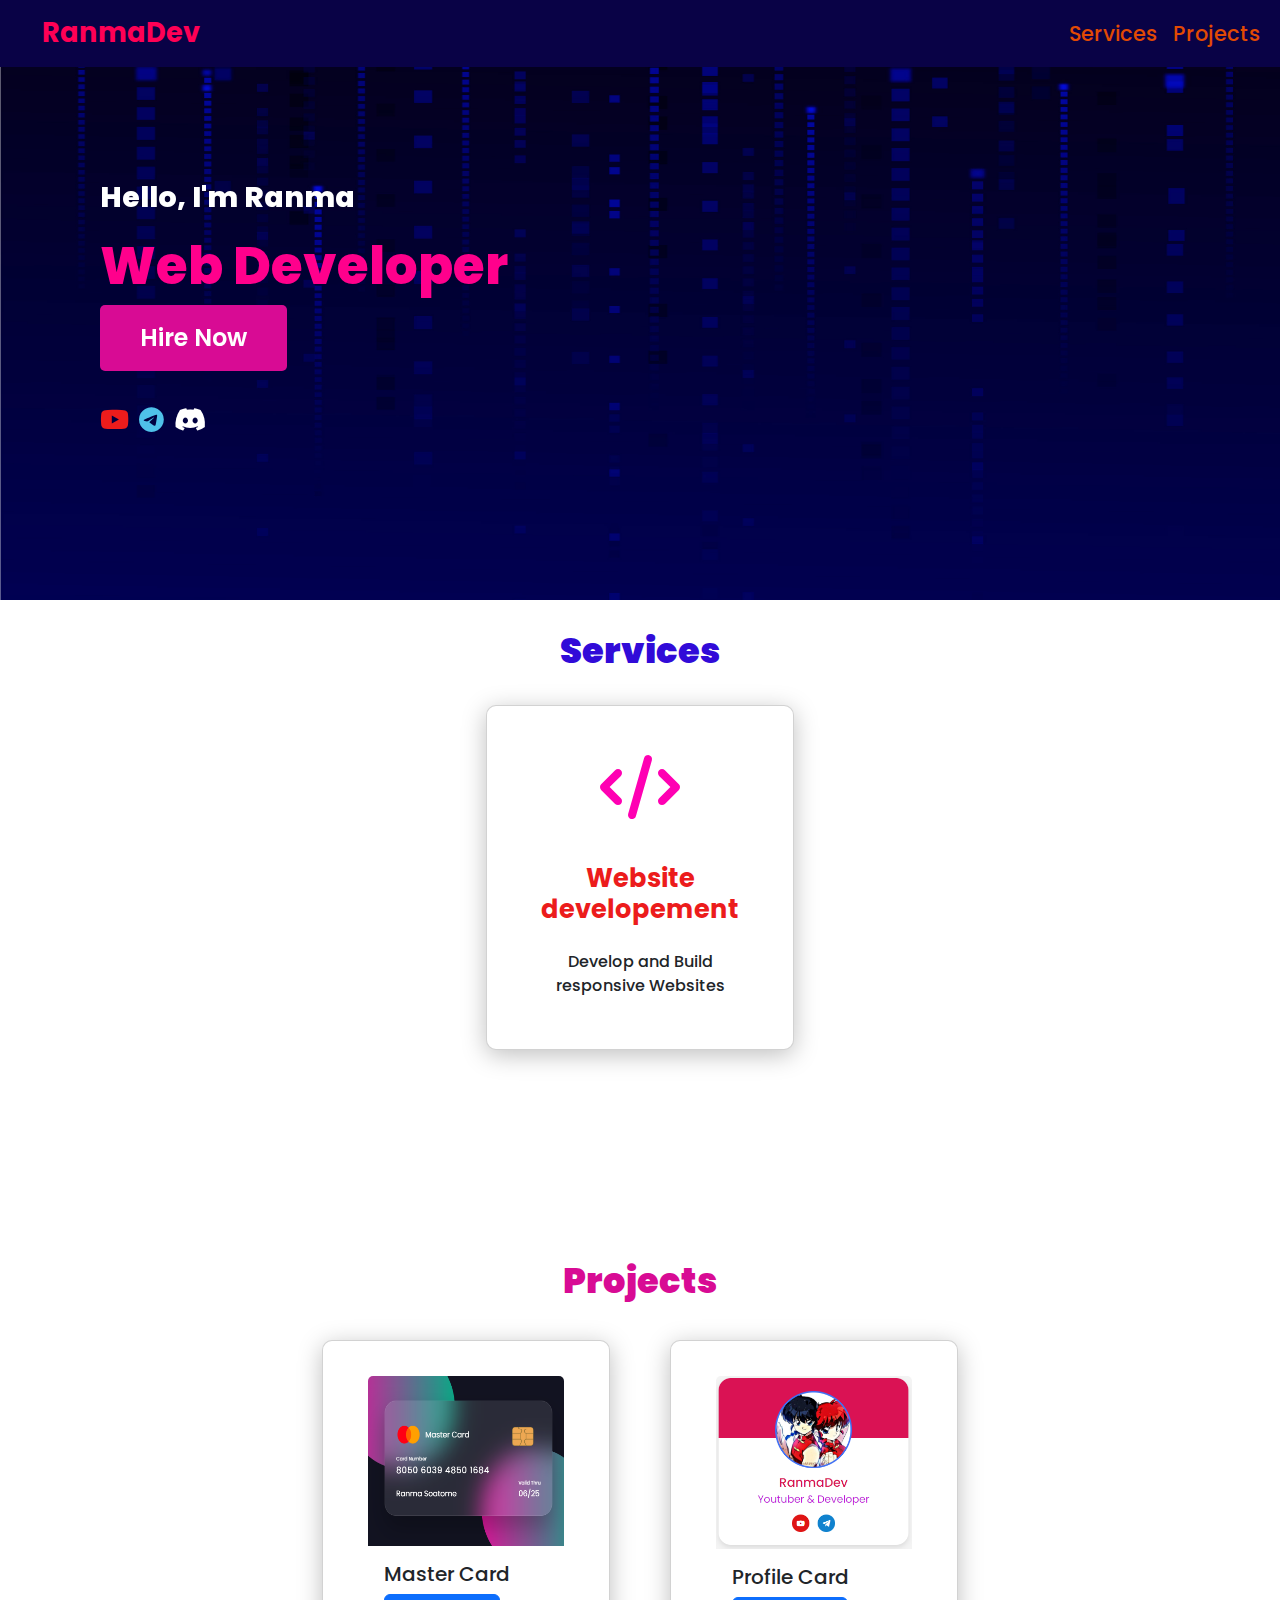
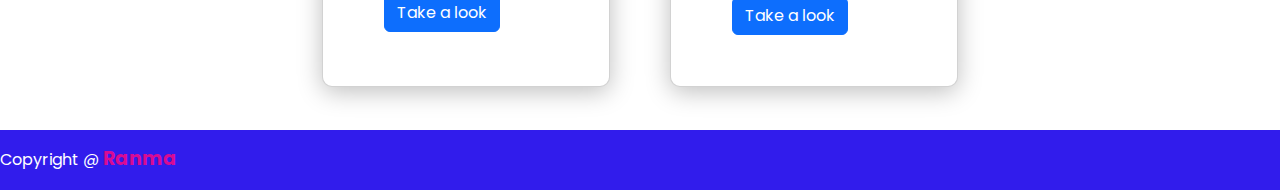
<file: index.html>
<!DOCTYPE html>
<html lang="en">
<head>
    <meta charset="UTF-8">
    <meta name="viewport" content="width=device-width, initial-scale=1.0">
    <link href="https://cdn.jsdelivr.net/npm/bootstrap@5.3.3/dist/css/bootstrap.min.css" rel="stylesheet">
    <link rel="stylesheet" href="style.css">
    <link rel="stylesheet" href="https://cdnjs.cloudflare.com/ajax/libs/font-awesome/6.5.0/css/all.min.css"/>
    <link rel="preconnect" href="https://fonts.googleapis.com">
    <title>RanmaDev</title>
</head>
<body>
  <header>
  <nav class="navbar navbar-expand-lg bg-body-tertiary" style="width: 100%; background-color: rgb(9, 2, 70) !important;">
    <div class="container-fluid">
      <a class="navbar-brand" href="#">RanmaDev</a>
      <button class="navbar-toggler" type="button" data-bs-toggle="collapse" data-bs-target="#navbarSupportedContent" aria-controls="navbarSupportedContent" aria-expanded="false" aria-label="Toggle navigation">
        <span class="navbar-toggler-icon"></span>
      </button>
      <div class="collapse navbar-collapse" id="navbarSupportedContent">
        <ul class="navbar-nav ms-auto mb-2 mb-lg-0">
          <li class="nav-item">
            <a class="nav-link" href="#Services">Services</a>
          </li>
          <li class="nav-item">
            <a class="nav-link" href="#Projects">Projects</a>
          </li>
        </ul>
      </div>
    </div>
  </nav>
  </header>

  <section>
  <div id="carouselExampleCaptions" class="carousel slide">
    <div class="carousel-inner">
      <div class="carousel-item active">
        <img src="assets/6372463_3200146.jpg" class="d-block w-100" alt="...">
        <div class="text">
          <h2>Hello, I'm Ranma <br> <span>Web Developer</span></h2> 
          <a href="https://www.fiverr.com/mohamedmario5" target="_blank" style="text-decoration: none;"><button class="hire-now">Hire Now</button></a> 
          <div class="social-icons">
          <a href="https://www.youtube.com/@RanSoa" target="_blank"><i class="fa-brands fa-youtube" id="fa-youtube"></i></a>
          <a href="https://t.me/+MTWYy86DVAM1OTY0" target="_blank"><i class="fa-brands fa-telegram" id="fa-telegram"></i></a>
          <a href="https://discord.gg/GqdgppF7au" target="_blank"><i class="fa-brands fa-discord" id="fa-discord"></i></a>
          </div>
        </div>
      </div>
    </div>
  </div>
  </section>
  
  <section class="Cards" id="Services">   
    <h2 class="title">Services</h2>
    <div class="content">
        <div class="card">
        <div class="icon">
          <i class="fa-solid fa-code"></i>
        </div>
        <div class="details">
            <h3>Website developement</h3>
            <p>Develop and Build responsive Websites</p>
        </div>
    </div>
    </div>
</section>

<section class="Projects" id="Projects">
<h2 class="projects">Projects</h2>
<div class="content2">
  <div class="card" style="width: 18rem; margin: 30px; margin-top: 30px;">
    <img src="assets/master-card.png" class="card-img-top" alt="..." height="170px">
    <div class="card-body">
      <h5 class="card-title">Master Card</h5>
      <a href="My Works/flipper-card/card.html" class="btn btn-primary" target="_blank">Take a look</a>
    </div>
  </div>

  <div class="card" style="width: 18rem; margin: 30px; margin-top: 30px;">
    <img src="assets/profile-card.png" class="card-img-top" alt="...">
    <div class="card-body">
      <h5 class="card-title">Profile Card</h5>
      <a href="My Works/profile-card/index.html" class="btn btn-primary" target="_blank">Take a look</a>
    </div>
  </div>
</div>
</section>

<footer>
  <p class="Copyright">Copyright @ <span class="RanDev">Ranma</span></p>
</footer>







    <script src="https://cdn.jsdelivr.net/npm/bootstrap@5.3.3/dist/js/bootstrap.bundle.min.js"></script>
</body>
</html>
</file>
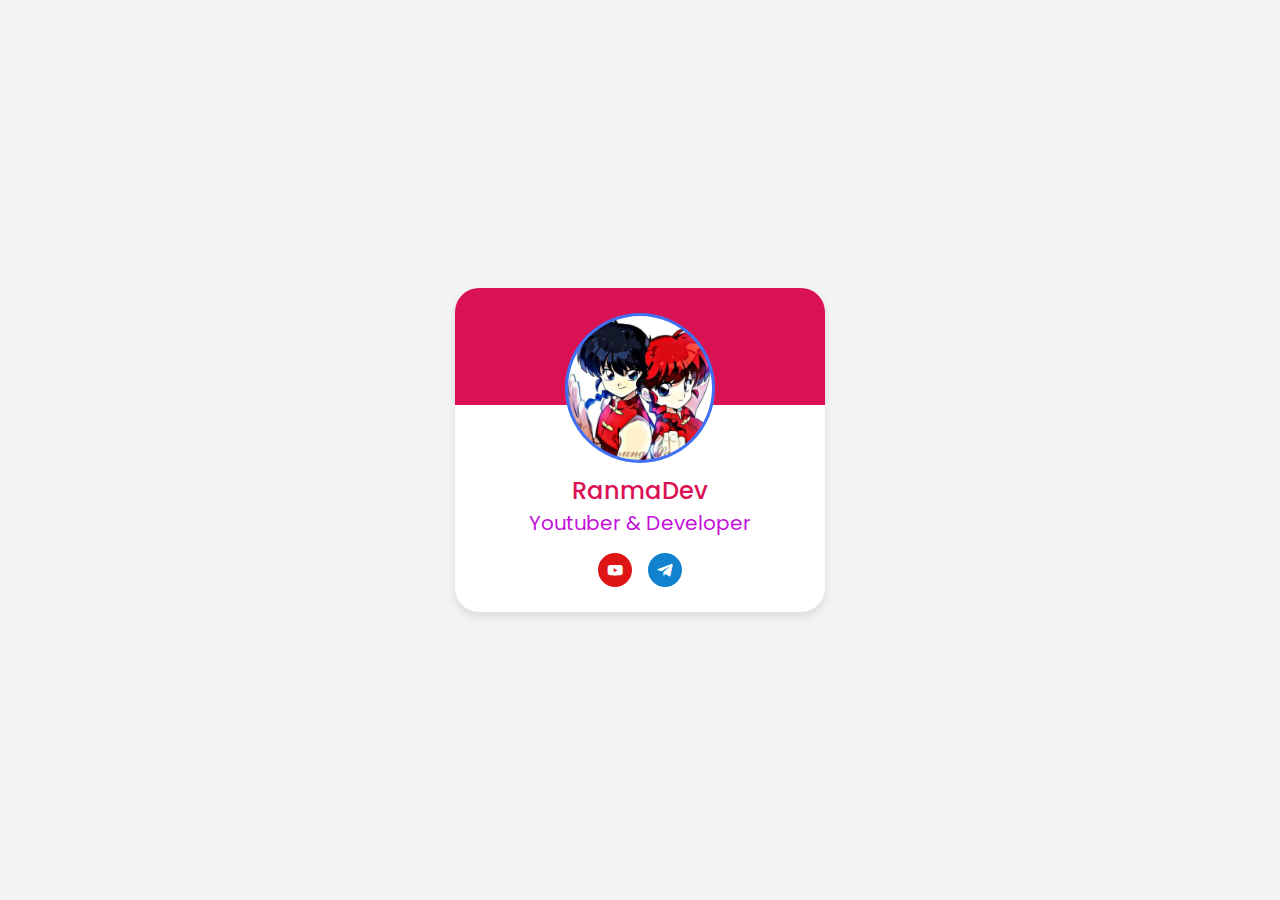
<file: My Works/profile-card/index.html>
<!DOCTYPE html>
<html lang="en">
<head>
    <meta charset="UTF-8">
    <meta name="viewport" content="width=device-width, initial-scale=1.0">
    <link rel="stylesheet" href="style.css">
    <link href='https://unpkg.com/boxicons@2.1.4/css/boxicons.min.css' rel='stylesheet'>
    <title>Ranma profile card</title>
</head>
<body>
    <div class="profile-card">
        <div class="image">
            <img src="Ranma.jpg" alt="" class="profile-img">
        </div>

        <div class="text-data">
            <span class="name">RanmaDev</span>
            <span class="job">Youtuber & Developer</span>
        </div>

        <div class="media-buttons">
            <a href="https://www.youtube.com/channel/UCNpFAdDZVUaNUZ7Ha38_Bng" style="background: #df1515;" class="link" target="_blank">
                <i class='bx bxl-youtube'></i>
            </a>
            <a href="https://t.me/+MTWYy86DVAM1OTY0" style="background: #1082ce;" class="link" target="_blank">
                <i class='bx bxl-telegram'></i>
            </a>
        </div>
    </div>
</body>
</html>
</file>
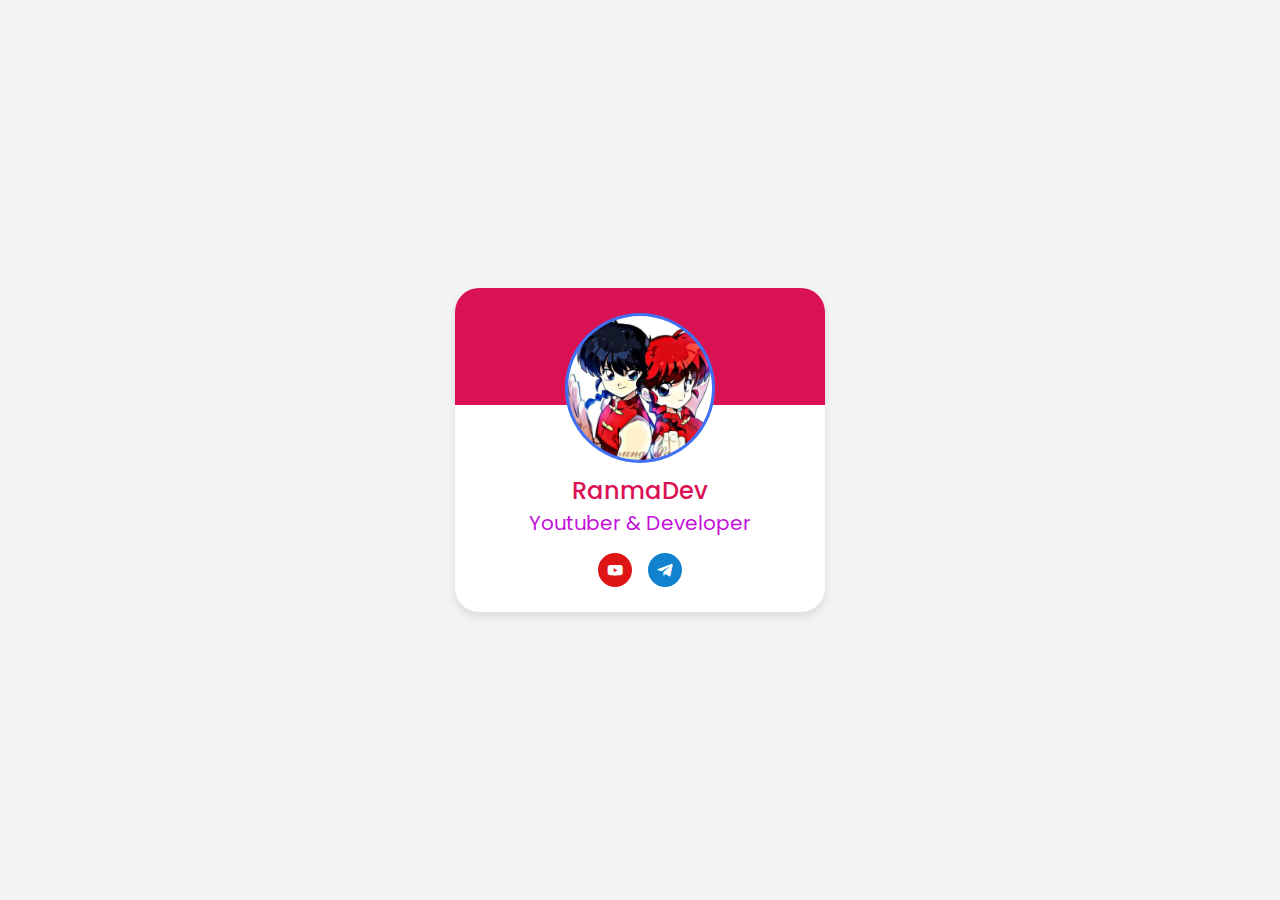
<file: Projects/profile card/index.html>
<!DOCTYPE html>
<html lang="en">
<head>
    <meta charset="UTF-8">
    <meta name="viewport" content="width=device-width, initial-scale=1.0">
    <link rel="stylesheet" href="style.css">
    <link href='https://unpkg.com/boxicons@2.1.4/css/boxicons.min.css' rel='stylesheet'>
    <title>Ranma profile card</title>
</head>
<body>
    <div class="profile-card">
        <div class="image">
            <img src="Ranma.jpg" alt="" class="profile-img">
        </div>

        <div class="text-data">
            <span class="name">RanmaDev</span>
            <span class="job">Youtuber & Developer</span>
        </div>

        <div class="media-buttons">
            <a href="https://www.youtube.com/channel/UCNpFAdDZVUaNUZ7Ha38_Bng" style="background: #df1515;" class="link" target="_blank">
                <i class='bx bxl-youtube'></i>
            </a>
            <a href="https://t.me/+MTWYy86DVAM1OTY0" style="background: #1082ce;" class="link" target="_blank">
                <i class='bx bxl-telegram'></i>
            </a>
        </div>
    </div>
</body>
</html>
</file>
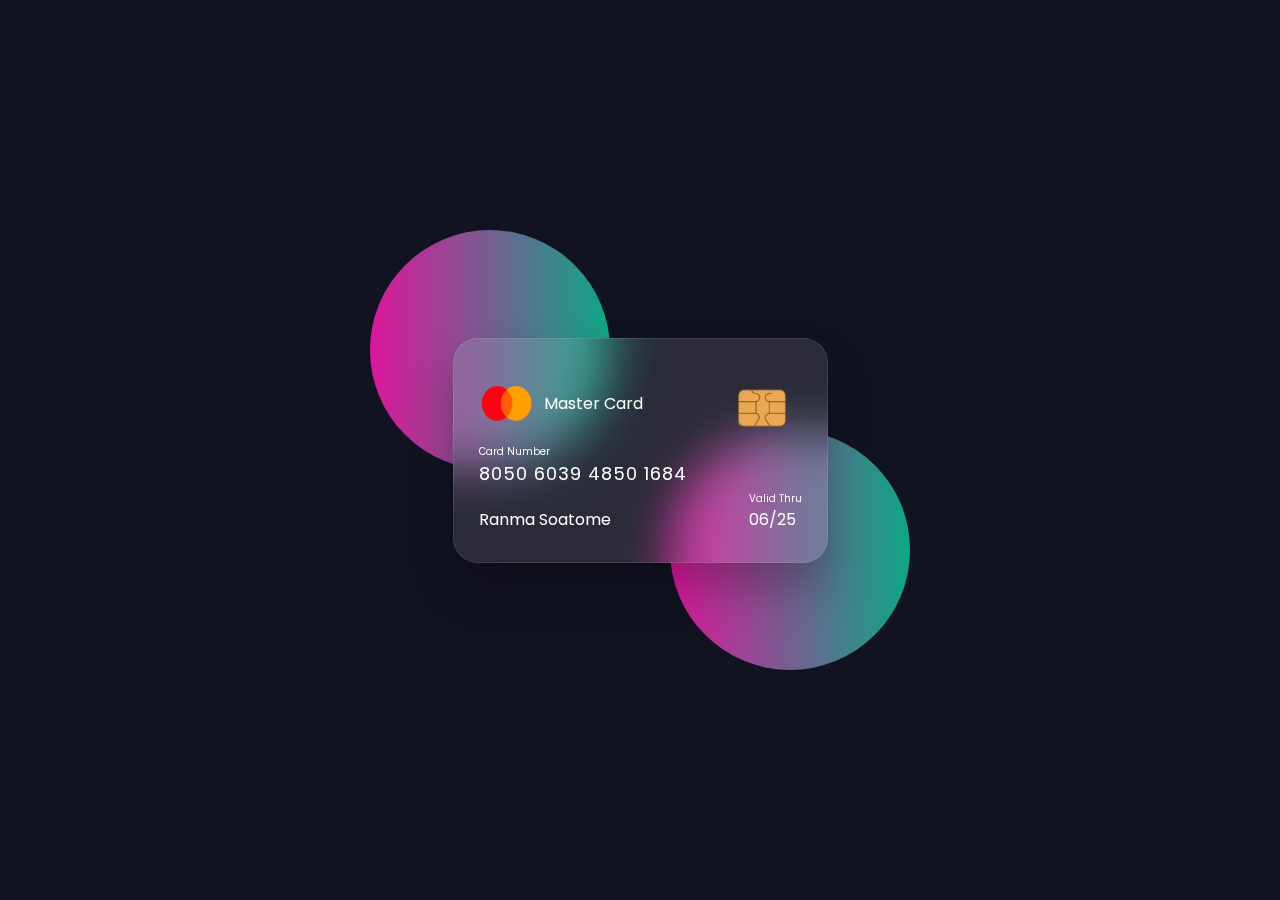
<file: My Works/flipper-card/card.html>
<!DOCTYPE html>
<html lang="en">
<head>
    <meta charset="UTF-8">
    <meta name="viewport" content="width=device-width, initial-scale=1.0">
    <link rel="stylesheet" href="style.css">
    <link href='https://unpkg.com/boxicons@2.1.4/css/boxicons.min.css' rel='stylesheet'>
    <title>master card</title>
</head>
<body>

<section>
    <div class="container">
        <div class="card front-face">
            <header>
                <span class="logo">
                    <img src="logo.png" alt="">
                    <h5>Master Card</h5>
                </span>
                <img src="chip.png" alt="" class="chip">
            </header>

            <div class="card-details">
                <div class="name-number">
                    <h6>Card Number</h6>
                    <h5 class="number"> 8050 6039 4850 1684</h5>
                    <h5 class="name">Ranma Soatome</h5>
                </div>

                <div class="valid-date">
                    <h6>Valid Thru</h6>
                    <h5>06/25</h5>
                </div>
            </div>
        </div>
        
        <div class="card back-face">
            <h6>
                For customer service call +977 4343 3433 or email at mastercard@gmail.com
            </h6>
            <span class="magnetic-strip"></span>
            <div class="signature"><i>294</i></div>
            <h5></h5>
        </div>
    </div>
</section>
    
</body>
</html>
</file>
<file: style.css>
@import url('https://fonts.googleapis.com/css2?family=Poppins:ital,wght@0,100;0,200;0,300;0,400;0,500;0,600;0,700;0,800;0,900;1,100;1,200;1,300;1,400;1,500;1,600;1,700;1,800;1,900&display=swap');
*
{
   font-family: 'Poppins', Courier, monospace;
   margin: 0;
   padding: 0;
   box-sizing: border-box;
   scroll-behavior: smooth;
   transition: 0.2s linear;
}

header
{
    width: 100%;
    display: flex;
    justify-content: space-between;
    align-items: center;
    position: fixed;
    z-index: 999;
}

.navbar-toggler
{
    color: #9c0cf0;
    background-color: #ad4d8d;
}

.navbar-brand
{
    font-size: 1.7em;
    font-weight: 650;
    color: rgb(255, 0, 85);
    margin-left: 30px;
}

.navbar-brand:hover
{
    color: rgb(243, 28, 243);
}

.nav-link
{
    font-size: 1.3em;
    font-weight: 500;
    color: #e24a03;
}

.nav-link:hover
{
    color: #1ce426;
}

.text
{
    width: 100%;
    height: auto;
    position: absolute;
    left: 100px;
    top: 180px;
}

.text h2
{
    color: white;
   font-size: 1.8em;
   font-weight: 800;
}

.text h2 span
{
    display: inline-block;
   margin-top: 20px;
   color: #ff008c;
   font-size: 1.8em;
   animation: Color 4s linear infinite;
}

.d-block
{
    height: 600px;
} 

.hire-now
{
    display: flex;
    text-decoration: none !important;
    padding: 15px 40px;
    border-radius: 5px;
    background-color: #d80b94;
    color: #fff;
    border: none;
    font-size: 1.5em;
    font-weight: 600;
}

.hire-now:hover
{
    scale: 1.1;
    transition: 0.7s;
    background-color: #ec1c1c;
}

.social-icons
{
    display: flex;
    letter-spacing: 10px;
    font-size: 1.6em;
    margin-top: 30px;
}

.social-icons #fa-youtube
{
    color: #ec1c1c;
}

.social-icons #fa-youtube:hover
{
    color: #d80b94;
}

.social-icons #fa-telegram
{
    color: #4FC1E9;
}

.social-icons #fa-telegram:hover
{
    color: #311cec;
}

.social-icons #fa-discord
{
    color: #fff;
}

.social-icons #fa-discord:hover
{
    color: #a17575;
}


.title
{
   display: flex;
   justify-content: center;
   color: #310bd8;
   font-weight: 900;
   font-size: 2.2em;
   margin-top: 30px;
}

.content {
    display: flex;
    justify-content: center;
    flex-direction: row;
    flex-wrap: wrap;
}

.Cards
{
    width: auto;
    height: 600px;
}

.card {
    background-color: rgb(255, 255, 255);
    width: 19.25em;
    box-shadow: rgba(1, 1, 1, 0.25) 0px 5px 25px;
    border-radius: 10px;
    transition: all 0.8s ease 0s;
    padding: 35px 45px;
    margin-top: 25px;
}

.card:hover
{
    scale: 1.1;
}

.icon {
    color: rgb(255, 0, 179);
    font-size: 4em;
    font-weight: bold;
    text-align: center;
}

.details h3 {
    display: block;
    font-size: 1.6em;
    margin-block-start: 1em;
    margin-block-end: 1em;
    margin-inline-start: 0px;
    margin-inline-end: 0px;
    font-weight: bold;
    unicode-bidi: isolate;
    text-align: center;
    font-weight: bold;
    color: #ec1c1c;
}

.details p
{
    font-weight: 500;
    text-align: center;
}

.Projects
{
    display: block;
    margin-block-start: 0.83em;
    margin-block-end: 0.83em;
    margin-inline-start: 0px;
    margin-inline-end: 0px;
    font-weight: bold;
    unicode-bidi: isolate;
}

.projects
{
    display: flex;
   justify-content: center;
   color: #d80b94;
   font-weight: 900;
   font-size: 2.2em;
   margin-top: 30px;
}

.content2
{
    display: flex;
    justify-content: center;
    flex-direction: row;
    flex-wrap: wrap;
}

footer
{
    display: flex;
    height: 60px;
    width: 100%;
    background-color: #311cec;
}

.Copyright
{
    margin-top: 15px;
    color: #fff;
}

.RanDev
{
    color: #d80b94;
    font-weight: 700;
    font-size: 1.2em;
}




@keyframes Color{
    0%{color:#A0D468;}
    
    20%{color:#4FC1E9;}
    
    40%{color:#FFCE54;}
    
    60%{color:#FC6E51;}
    
    80%{color:#ED5565;}
    
    100%{color:#AC92EC;}
 }
</file>
<file: My Works/profile-card/style.css>
@import url('https://fonts.googleapis.com/css2?family=Poppins:wght@300;400;500;600&display=swap');

*{
    margin: 0;
    padding: 0;
    box-sizing: border-box;
    font-family: "Poppins", sans-serif;
    transition: 0.2s linear;
}

body
{
    height: 100vh;
    display: flex;
    align-items: center;
    justify-content: center;
    background-color: #f4f4f4;
}

.profile-card
{
    display: flex;
    flex-direction: column;
    align-items: center;
    max-width: 370px;
    width: 100%;
    background: #fff;
    border-radius: 24px;
    padding: 25px;
    box-shadow: 0 5px 10px rgba(0, 0, 0, 0.1);
    position: relative;
}

.profile-card::before
{
    content: '';
    position: absolute;
    top: 0;
    left: 0;
    border-radius: 24px 24px 0 0;
    height: 36%;
    width: 100%;
    background-color: #da1254;
}

.image
{
    position: relative;
    height: 150px;
    width: 150px;
    border-radius: 50%;
    background-color: #4070f4;
    padding: 3px;
    margin-bottom: 10px;
}

.image .profile-img
{
    height: 100%;
    width: 100%;
    object-fit: cover;
    border-radius: 50%;
}

.profile-card .text-data
{
    display: flex;
    flex-direction: column;
    align-items: center;
}

.text-data .name
{
    font-size: 24px;
    font-weight: 500;
    color: #da1254;
}

.text-data .job
{
    font-size: 20px;
    font-weight: 400;
    color: #c312da;
}

.profile-card .media-buttons
{
    display: flex;
    align-items: center;
    margin-top: 15px;
}

.media-buttons .link
{
    display: flex;
    align-items: center;
    justify-content: center;
    font-weight: 500;
    font-size: 18px;
    color: #fff;
    height: 34px;
    width: 34px;
    border-radius: 50%;
    margin: 0 8px;
    background-color: #5812da;
    text-decoration: none;
    transition: 0.7s;
}

.media-buttons .link :hover
{
    scale: 1.1;
    color: #408ef4;
}
</file>
<file: Projects/profile card/style.css>
@import url('https://fonts.googleapis.com/css2?family=Poppins:wght@300;400;500;600&display=swap');

*{
    margin: 0;
    padding: 0;
    box-sizing: border-box;
    font-family: "Poppins", sans-serif;
    transition: 0.2s linear;
}

body
{
    height: 100vh;
    display: flex;
    align-items: center;
    justify-content: center;
    background-color: #f4f4f4;
}

.profile-card
{
    display: flex;
    flex-direction: column;
    align-items: center;
    max-width: 370px;
    width: 100%;
    background: #fff;
    border-radius: 24px;
    padding: 25px;
    box-shadow: 0 5px 10px rgba(0, 0, 0, 0.1);
    position: relative;
}

.profile-card::before
{
    content: '';
    position: absolute;
    top: 0;
    left: 0;
    border-radius: 24px 24px 0 0;
    height: 36%;
    width: 100%;
    background-color: #da1254;
}

.image
{
    position: relative;
    height: 150px;
    width: 150px;
    border-radius: 50%;
    background-color: #4070f4;
    padding: 3px;
    margin-bottom: 10px;
}

.image .profile-img
{
    height: 100%;
    width: 100%;
    object-fit: cover;
    border-radius: 50%;
}

.profile-card .text-data
{
    display: flex;
    flex-direction: column;
    align-items: center;
}

.text-data .name
{
    font-size: 24px;
    font-weight: 500;
    color: #da1254;
}

.text-data .job
{
    font-size: 20px;
    font-weight: 400;
    color: #c312da;
}

.profile-card .media-buttons
{
    display: flex;
    align-items: center;
    margin-top: 15px;
}

.media-buttons .link
{
    display: flex;
    align-items: center;
    justify-content: center;
    font-weight: 500;
    font-size: 18px;
    color: #fff;
    height: 34px;
    width: 34px;
    border-radius: 50%;
    margin: 0 8px;
    background-color: #5812da;
    text-decoration: none;
    transition: 0.7s;
}

.media-buttons .link :hover
{
    scale: 1.1;
    color: #408ef4;
}
</file>
<file: My Works/flipper-card/style.css>
@import url('https://fonts.googleapis.com/css2?family=Poppins:wght@300;400;500;600&display=swap');

*{
    margin: 0;
    padding: 0;
    box-sizing: border-box;
    font-family: "Poppins", sans-serif;
    transition: 0.2s linear;
}


section
{
    position: relative;
    min-height: 100vh;
    width: 100%;
    display: flex;
    background: #121321;
    align-items: center;
    justify-content: center;
    color: #fff;
    perspective: 1000px;
}

section::before
{
    content: "";
    position: absolute;
    height: 240px;
    width: 240px;
    border-radius: 50%;
    transform: translate(-150px, -100px);
    background: linear-gradient(90deg,#dd169b,#0ba886);
}

section::after
{
    content: "";
    position: absolute;
    height: 240px;
    width: 240px;
    border-radius: 50%;
    transform: translate(150px, 100px);
    background: linear-gradient(90deg,#dd169b,#0ba886);
}

.container
{
    position: relative;
    height: 225px;
    width: 375px;
    z-index: 100;
    transition: 0.6s;
    transform-style: preserve-3d;
}

.container:hover
{
    transform: rotateY(180deg);
}

.container .card
{
    position: absolute;
    height: 100%;
    width: 100%;
    padding: 25px;
    border-radius: 25px;
    backdrop-filter: blur(25px);
    background: rgba(255, 255, 255, 0.1);
    box-shadow: 0 25px 45px rgba(0, 0, 0, 0.25);
    border: 1px solid rgba(255, 255, 255, 0.1);
    backface-visibility: hidden;
}

.front-face header,
.front-face .logo
{
    display: flex;
    align-items: center;
}

.front-face header
{
    justify-content: space-between;
}

.front-face .logo img
{
    margin-right: 10px;
    width: 55px;
    height: 35px;
}

h5
{
    font-size: 16px;
    font-weight: 400;
}

.front-face .chip 
{
    width: 80px;
}

.front-face .card-details
{
    display: flex;
    align-items: flex-end;
    justify-content: space-between;
}

h6
{
    font-size: 10px;
    font-weight: 400;
}

h5.number
{
    font-size: 18px;
    letter-spacing: 1px;
}

h5.name
{
    margin-top: 20px;
}

.card.back-face
{
    border: none;
    padding: 15px 25px 25px 25px;
    transform: rotateY(180deg);
}

.card.back-face h6
{
    font-size: 8px;
}

.card.back-face .magnetic-strip
{
    position: absolute;
    top: 40;
    left: 0;
    height: 45px;
    width: 100%;
    background: #000;
}

.card.back-face .signature
{
    display: flex;
    justify-content: flex-end;
    align-items: center;
    margin-top: 80px;
    height: 40px;
    border-radius: 6px;
    width: 85%;
    background: repeating-linear-gradient(#fff, #fff 3px, #efefef 0px, #efefef 9px);
}

.signature i
{
    color: #000;
    font-size: 12px;
    margin-right: -30px;
    padding: 4px 6px;
    border-radius: 4px;
    background-color: #fff;
    z-index: -1;
}
</file>
